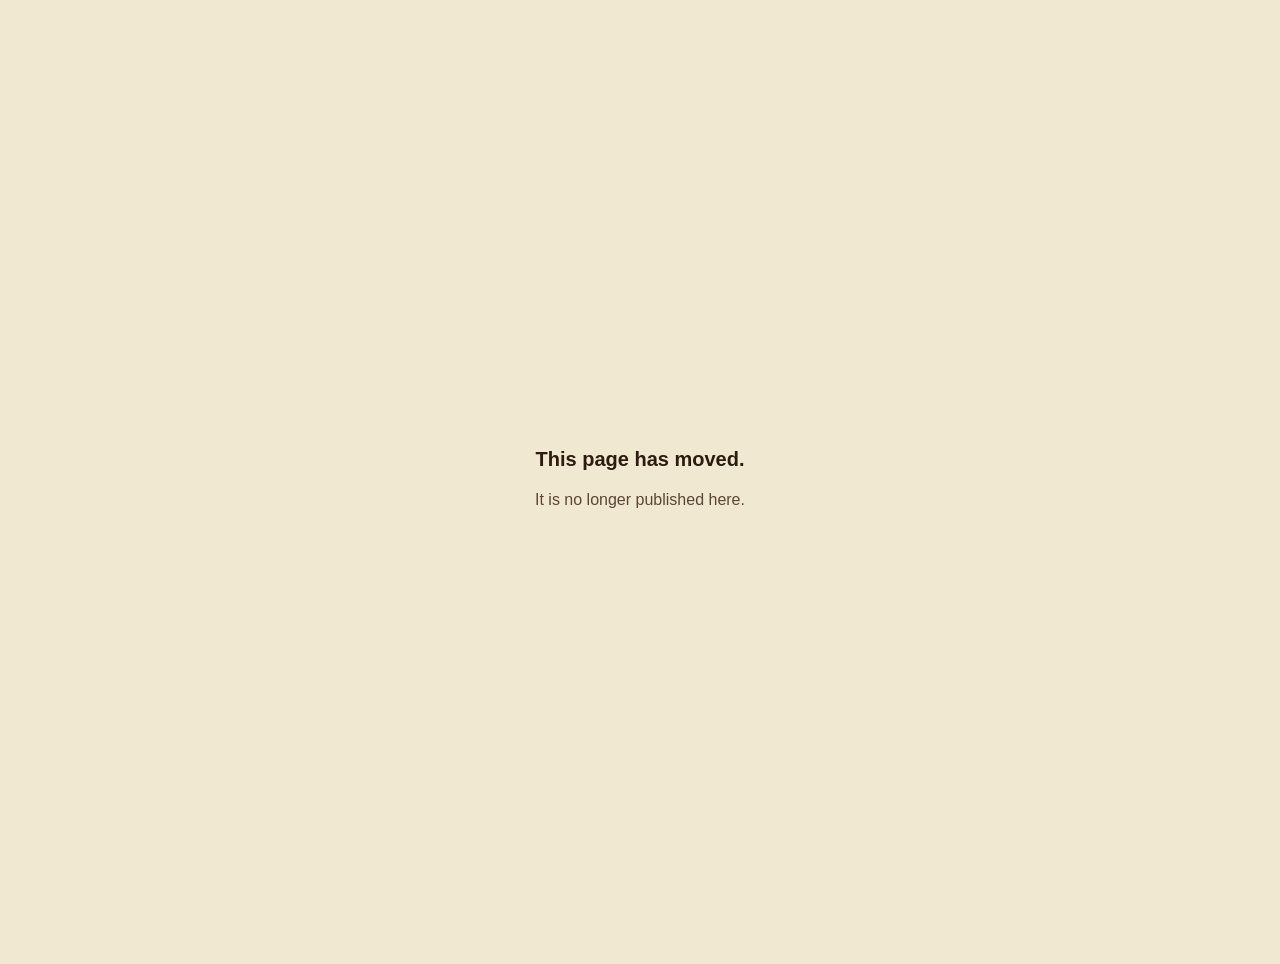
<file: index.html>
<!doctype html>
<html lang="en">
<head>
<meta charset="utf-8">
<meta name="viewport" content="width=device-width, initial-scale=1">
<meta name="robots" content="noindex, nofollow, noarchive, nosnippet, noimageindex">
<title>Moved</title>
<style>
  body { font-family: -apple-system, BlinkMacSystemFont, "Segoe UI", sans-serif;
         background: #f1e8d2; color: #2c1c0e; display: grid; place-items: center;
         min-height: 100vh; margin: 0; padding: 2rem; }
  main { max-width: 32rem; text-align: center; }
  h1 { font-size: 1.25rem; font-weight: 600; }
  p { color: #5a4634; line-height: 1.6; }
</style>
</head>
<body><main><h1>This page has moved.</h1><p>It is no longer published here.</p></main></body>
</html>
</file>
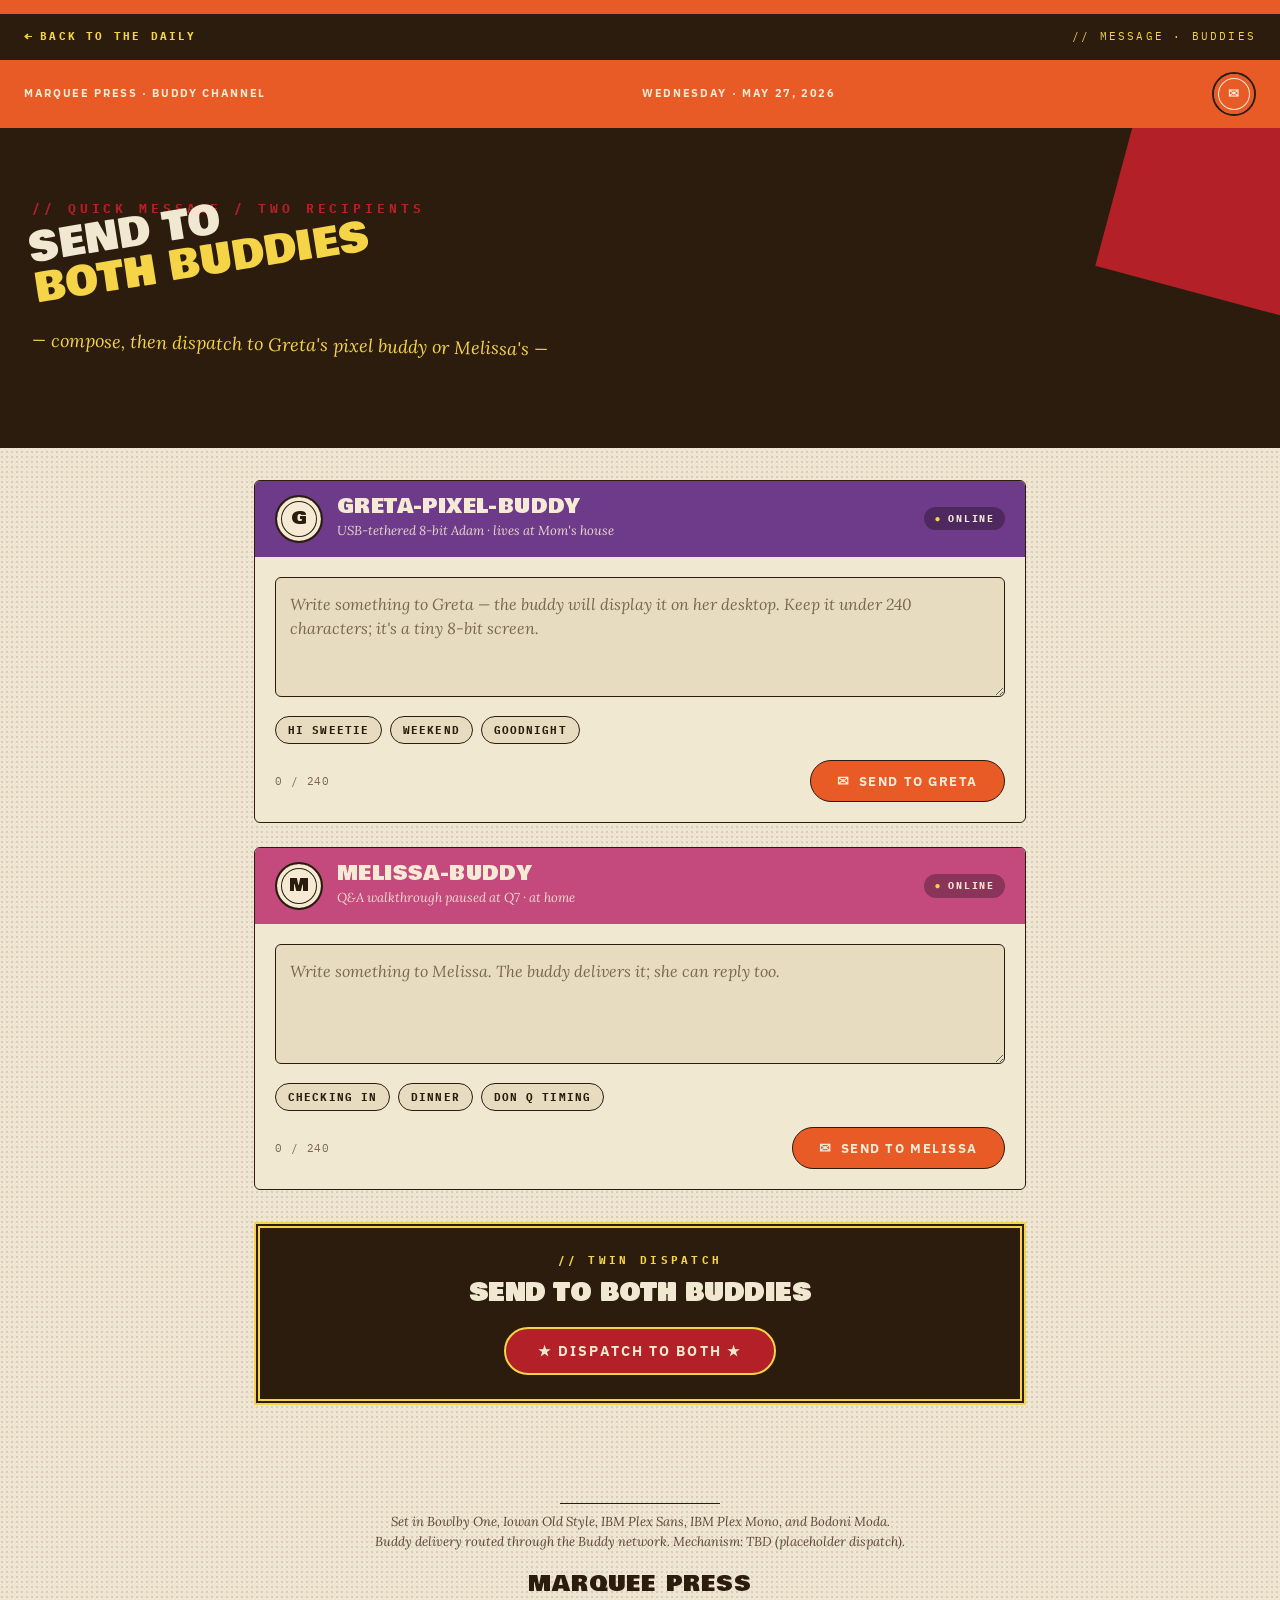
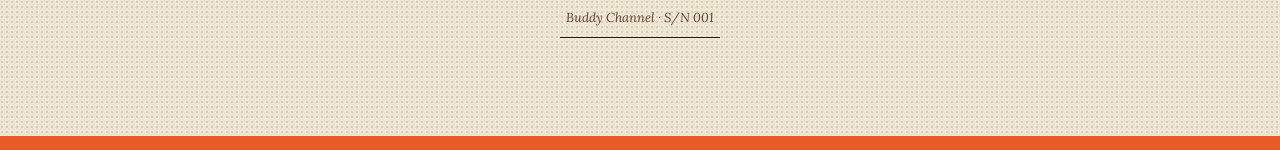
<file: Message-Buddies.html>
<!DOCTYPE html>
<html lang="en">
<head>
<meta charset="UTF-8">
<meta name="viewport" content="width=device-width, initial-scale=1">
<title>Message the Buddies — Marquee Press</title>
<link rel="preconnect" href="https://fonts.googleapis.com">
<link rel="preconnect" href="https://fonts.gstatic.com" crossorigin>
<link href="https://fonts.googleapis.com/css2?family=Oswald:wght@300;400;500;700&family=Bodoni+Moda:ital,wght@0,400;0,500;0,700;0,900;1,400;1,700;1,900&family=Lora:ital,wght@0,400;0,500;0,700;1,400&family=IBM+Plex+Mono:wght@300;400;500;700&family=IBM+Plex+Sans:wght@400;500;700&family=Bowlby+One&display=swap" rel="stylesheet">
<style>
:root {
  --paper: #f1e8d2;
  --paper-dark: #e8dcc0;
  --paper-deep: #ddcfa8;
  --ink: #2c1c0e;
  --ink-soft: #5a4634;
  --ink-faint: #7a6750;
  --marquee-red: #b32027;
  --marquee-red-dark: #851a1f;
  --marquee-gold: #f5d447;
  --cool-accent: #0d5c5e;
  --penguin-orange: #e85a26;
  --forest: #1b6e2a;
  --greta-purple: #6e3b8a;
  --melissa-pink: #c44a7e;
  --font-body: 'Iowan Old Style', 'Lora', Georgia, serif;
  --font-mono: 'IBM Plex Mono', 'Courier New', monospace;
  --font-display-serif: 'Bodoni Moda', Georgia, serif;
  --font-heavy: 'Bowlby One', sans-serif;
  --font-sans: 'IBM Plex Sans', sans-serif;
}

* { box-sizing: border-box; }
html, body { margin: 0; padding: 0; }
body {
  background: var(--paper);
  color: var(--ink);
  font-family: var(--font-body);
  font-size: 17px;
  line-height: 1.55;
  -webkit-font-smoothing: antialiased;
  background-image:
    radial-gradient(circle at 1px 1px,rgba(255,20,147,0.04) 1px,transparent 1.5px),
    radial-gradient(circle at 3px 3px,rgba(0,206,209,0.04) 1px,transparent 1.5px),
    radial-gradient(circle at 2px 2px,rgba(0,0,0,0.10) 1px,transparent 1.5px);
  background-size: 4px 4px, 4px 4px, 5px 5px;
  border-top: 14px solid var(--penguin-orange);
  border-bottom: 14px solid var(--penguin-orange);
  padding-bottom: 60px;
}

a { color: var(--cool-accent); font-style: italic; font-weight: 700; text-decoration: none; }
a:hover { color: var(--marquee-red); }
strong { color: var(--ink); font-weight: 700; }
em { font-style: italic; color: var(--ink); }

/* TOP BACK BAR */
.topbar {
  background: var(--ink);
  color: var(--paper);
  padding: 12px 24px;
  display: flex;
  justify-content: space-between;
  align-items: center;
  font-family: var(--font-mono);
  font-size: 11px;
  letter-spacing: 0.2em;
  text-transform: uppercase;
}
.topbar a.back {
  color: var(--marquee-gold);
  font-family: var(--font-mono);
  font-style: normal;
  font-weight: 700;
  text-decoration: none;
  display: inline-flex;
  align-items: center;
  gap: 6px;
}
.topbar a.back::before { content: "←"; font-size: 14px; }
.topbar .right { color: var(--marquee-gold); }

/* SPEC STRIP */
.spec-strip-top {
  background: var(--penguin-orange);
  color: #f5ead4;
  padding: 12px 24px;
  display: flex;
  justify-content: space-between;
  align-items: center;
  font-family: var(--font-sans);
  font-weight: 700;
  font-size: 11px;
  letter-spacing: 0.15em;
  text-transform: uppercase;
}
.spec-strip-top .roundel {
  background: var(--penguin-orange);
  color: #f5ead4;
  width: 44px;
  height: 44px;
  border-radius: 50%;
  display: flex;
  align-items: center;
  justify-content: center;
  font-family: var(--font-sans);
  font-weight: 700;
  font-size: 13px;
  border: 2px solid var(--ink);
  box-shadow: inset 0 0 0 4px var(--penguin-orange), inset 0 0 0 5px #f5ead4;
}

/* HERO */
.hero {
  background: var(--ink);
  color: var(--paper);
  padding: 48px 32px 60px;
  min-height: 320px;
  position: relative;
  overflow: hidden;
  display: flex;
  flex-direction: column;
  justify-content: center;
}
.hero::before {
  content: "";
  position: absolute;
  top: -50px;
  right: -60px;
  width: 220px;
  height: 220px;
  background: var(--marquee-red);
  transform: rotate(15deg);
}
.hero .kicker {
  position: relative;
  z-index: 2;
  font-family: var(--font-mono);
  font-size: 13px;
  color: var(--marquee-red);
  letter-spacing: 0.3em;
  text-transform: uppercase;
  font-weight: 700;
}
.hero .title {
  position: relative;
  z-index: 2;
  font-family: var(--font-heavy);
  font-size: 40px;
  line-height: 1;
  margin-top: 10px;
  margin-bottom: 6px;
  text-transform: uppercase;
  transform: rotate(-9deg);
  transform-origin: left center;
  letter-spacing: 0.005em;
  word-break: keep-all;
}
.hero .title .line2 { color: var(--marquee-gold); }
.hero .subtitle {
  position: relative;
  z-index: 2;
  font-family: var(--font-body);
  font-style: italic;
  font-size: 18px;
  color: var(--marquee-gold);
  margin-top: 22px;
  transform: rotate(1deg);
}

/* MAIN */
main {
  max-width: 820px;
  margin: 32px auto 0;
  padding: 0 24px;
}

/* TWO BUDDY COMPOSE CARDS — bordered card layout R6 Q10 */
.buddies {
  display: grid;
  grid-template-columns: 1fr;
  gap: 24px;
  margin-top: 20px;
}

.buddy-card {
  border: 1px solid var(--ink);
  border-radius: 6px;
  background: var(--paper);
  overflow: hidden;
}
.buddy-card .buddy-header {
  padding: 14px 20px;
  color: #f5ead4;
  display: flex;
  align-items: center;
  gap: 14px;
  font-family: var(--font-sans);
}
.buddy-card.greta .buddy-header { background: var(--greta-purple); }
.buddy-card.melissa .buddy-header { background: var(--melissa-pink); }

.buddy-card .avatar {
  width: 48px;
  height: 48px;
  border-radius: 50%;
  background: #f5ead4;
  color: var(--ink);
  display: flex;
  align-items: center;
  justify-content: center;
  font-family: var(--font-heavy);
  font-size: 18px;
  border: 2px solid var(--ink);
  box-shadow: inset 0 0 0 4px #f5ead4, inset 0 0 0 5px var(--ink);
}
.buddy-card .header-text { flex: 1; }
.buddy-card .header-text .name {
  font-family: var(--font-heavy);
  font-size: 20px;
  text-transform: uppercase;
  letter-spacing: 0.02em;
  line-height: 1;
}
.buddy-card .header-text .sub {
  font-family: var(--font-body);
  font-style: italic;
  font-size: 13px;
  margin-top: 4px;
  opacity: 0.9;
}
.buddy-card .header-status {
  font-family: var(--font-mono);
  font-size: 10px;
  letter-spacing: 0.18em;
  text-transform: uppercase;
  background: rgba(0,0,0,0.3);
  padding: 4px 10px;
  border-radius: 30px;
  font-weight: 700;
}
.buddy-card .header-status::before {
  content: "●";
  color: var(--marquee-gold);
  margin-right: 6px;
}

.buddy-card .body {
  padding: 20px;
}

.buddy-card textarea {
  width: 100%;
  min-height: 120px;
  padding: 14px;
  font-family: var(--font-body);
  font-size: 16px;
  line-height: 1.5;
  color: var(--ink);
  background: var(--paper-dark);
  border: 1px solid var(--ink);
  border-radius: 6px;
  resize: vertical;
  outline: none;
}
.buddy-card textarea:focus {
  border-color: var(--marquee-red);
  box-shadow: 2px 2px 0 var(--cool-accent);
}
.buddy-card textarea::placeholder {
  color: var(--ink-faint);
  font-style: italic;
}

.buddy-card .toolbar {
  display: flex;
  gap: 8px;
  flex-wrap: wrap;
  margin-top: 12px;
  align-items: center;
}
.buddy-card .quick-btn {
  font-family: var(--font-mono);
  font-size: 11px;
  letter-spacing: 0.1em;
  text-transform: uppercase;
  padding: 6px 12px;
  background: var(--paper-dark);
  color: var(--ink);
  border: 1px solid var(--ink);
  border-radius: 30px;
  cursor: pointer;
  font-weight: 700;
}
.buddy-card .quick-btn:hover {
  background: var(--ink);
  color: var(--paper);
}

.buddy-card .send-row {
  display: flex;
  justify-content: space-between;
  align-items: center;
  margin-top: 16px;
  gap: 12px;
  flex-wrap: wrap;
}
.buddy-card .char-count {
  font-family: var(--font-mono);
  font-size: 11px;
  color: var(--ink-faint);
  letter-spacing: 0.08em;
}
.buddy-card .send-btn {
  background: var(--penguin-orange);
  color: #f5ead4;
  border: 1px solid var(--ink);
  border-radius: 30px;
  padding: 11px 26px;
  font-family: var(--font-sans);
  font-weight: 700;
  font-size: 13px;
  letter-spacing: 0.12em;
  text-transform: uppercase;
  cursor: pointer;
  transition: box-shadow 0.15s, transform 0.1s;
  display: inline-flex;
  align-items: center;
  gap: 8px;
}
.buddy-card .send-btn:hover {
  box-shadow: 3px 3px 0 var(--cool-accent);
}
.buddy-card .send-btn.sent {
  background: var(--forest);
}
.buddy-card .send-btn::before { content: "✉"; font-size: 14px; }
.buddy-card .send-btn.sent::before { content: "★"; }

/* SEND BOTH FOOTER ACTION */
.send-both {
  background: var(--ink);
  color: var(--paper);
  padding: 24px;
  margin: 32px 0 0;
  text-align: center;
  border: 6px double var(--marquee-gold);
}
.send-both .label {
  font-family: var(--font-mono);
  font-size: 11px;
  letter-spacing: 0.3em;
  color: var(--marquee-gold);
  text-transform: uppercase;
  font-weight: 700;
  margin-bottom: 6px;
}
.send-both h3 {
  font-family: var(--font-heavy);
  font-size: 24px;
  margin: 0 0 14px;
  text-transform: uppercase;
  letter-spacing: 0.02em;
}
.send-both .send-both-btn {
  background: var(--marquee-red);
  color: var(--paper);
  border: 2px solid var(--marquee-gold);
  border-radius: 30px;
  padding: 13px 32px;
  font-family: var(--font-sans);
  font-weight: 700;
  font-size: 14px;
  letter-spacing: 0.15em;
  text-transform: uppercase;
  cursor: pointer;
}
.send-both .send-both-btn:hover {
  box-shadow: 4px 4px 0 var(--marquee-gold);
}

/* COLOPHON */
.colophon {
  margin: 60px 0 0;
  padding: 30px 24px;
  text-align: center;
  font-family: var(--font-body);
  font-style: italic;
  font-size: 13px;
  color: var(--ink-soft);
  line-height: 1.6;
}
.colophon .logotype {
  font-family: var(--font-heavy);
  font-style: normal;
  font-size: 22px;
  color: var(--ink);
  letter-spacing: 0.05em;
  text-transform: uppercase;
  display: block;
  margin: 14px 0 6px;
}
.colophon hr {
  border: 0;
  border-top: 1px solid var(--ink);
  width: 160px;
  margin: 8px auto;
}

@media (max-width: 720px) {
  .hero { padding: 36px 20px 48px; min-height: 280px; }
  .hero .title { font-size: 28px; line-height: 1.05; }
  .hero .subtitle { font-size: 16px; margin-top: 18px; }
  .hero::before { width: 140px; height: 140px; top: -30px; right: -30px; }
  main { padding: 0 16px; }
  .spec-strip-top { flex-direction: column; align-items: stretch; gap: 8px; padding: 10px 16px; text-align: center; }
}
@media (max-width: 480px) {
  .hero { padding: 32px 16px 44px; min-height: 260px; }
  .hero .title { font-size: 24px; line-height: 1.1; transform: rotate(-6deg); }
  .hero .kicker { font-size: 11px; letter-spacing: 0.22em; }
  .hero .subtitle { font-size: 14px; transform: rotate(0); margin-top: 14px; }
  .hero::before { width: 110px; height: 110px; }
  .topbar { flex-direction: column; gap: 6px; text-align: center; padding: 10px 16px; font-size: 10px; }
}
</style>
</head>
<body>

<div class="topbar">
  <a class="back" href="index.html">Back to the Daily</a>
  <span class="right">// Message · Buddies</span>
</div>

<div class="spec-strip-top">
  <span>Marquee Press · Buddy Channel</span>
  <span>Wednesday · May 27, 2026</span>
  <div class="roundel">✉</div>
</div>

<div class="hero">
  <div class="kicker">// QUICK MESSAGE / TWO RECIPIENTS</div>
  <div class="title">Send to<br><span class="line2">Both Buddies</span></div>
  <div class="subtitle">— compose, then dispatch to Greta's pixel buddy or Melissa's —</div>
</div>

<main>

<div class="buddies">

  <!-- GRETA -->
  <div class="buddy-card greta">
    <div class="buddy-header">
      <div class="avatar">G</div>
      <div class="header-text">
        <div class="name">Greta-Pixel-Buddy</div>
        <div class="sub">USB-tethered 8-bit Adam · lives at Mom's house</div>
      </div>
      <div class="header-status">Online</div>
    </div>
    <div class="body">
      <textarea id="greta-msg" placeholder="Write something to Greta — the buddy will display it on her desktop. Keep it under 240 characters; it's a tiny 8-bit screen."></textarea>
      <div class="toolbar">
        <button class="quick-btn" data-quick="greta" data-text="Hi sweetie, hope school's good. Love you. — Dad">Hi sweetie</button>
        <button class="quick-btn" data-quick="greta" data-text="Have a good weekend at Mom's. See you Monday. ★">Weekend</button>
        <button class="quick-btn" data-quick="greta" data-text="Goodnight little one ★★★">Goodnight</button>
      </div>
      <div class="send-row">
        <span class="char-count" id="greta-count">0 / 240</span>
        <button class="send-btn" id="greta-send">Send to Greta</button>
      </div>
    </div>
  </div>

  <!-- MELISSA -->
  <div class="buddy-card melissa">
    <div class="buddy-header">
      <div class="avatar">M</div>
      <div class="header-text">
        <div class="name">Melissa-Buddy</div>
        <div class="sub">Q&amp;A walkthrough paused at Q7 · at home</div>
      </div>
      <div class="header-status">Online</div>
    </div>
    <div class="body">
      <textarea id="melissa-msg" placeholder="Write something to Melissa. The buddy delivers it; she can reply too."></textarea>
      <div class="toolbar">
        <button class="quick-btn" data-quick="melissa" data-text="Hey love — just checking in. ❤️">Checking in</button>
        <button class="quick-btn" data-quick="melissa" data-text="Picking up dinner on the way home. Cracker Barrel cheese sticks?">Dinner</button>
        <button class="quick-btn" data-quick="melissa" data-text="What time tomorrow for Don Q?">Don Q timing</button>
      </div>
      <div class="send-row">
        <span class="char-count" id="melissa-count">0 / 240</span>
        <button class="send-btn" id="melissa-send">Send to Melissa</button>
      </div>
    </div>
  </div>

</div>

<div class="send-both">
  <div class="label">// Twin Dispatch</div>
  <h3>Send to Both Buddies</h3>
  <button class="send-both-btn" id="send-both">★ Dispatch to Both ★</button>
</div>

</main>

<footer class="colophon">
  <hr>
  Set in Bowlby One, Iowan Old Style, IBM Plex Sans, IBM Plex Mono, and Bodoni Moda.<br>
  Buddy delivery routed through the Buddy network. Mechanism: TBD (placeholder dispatch).
  <span class="logotype">MARQUEE PRESS</span>
  Buddy Channel · S/N 001
  <hr>
</footer>

<script>
// Quick-fill buttons
document.querySelectorAll('.quick-btn').forEach(btn => {
  btn.addEventListener('click', () => {
    const target = btn.dataset.quick;
    const text = btn.dataset.text;
    const textarea = document.getElementById(target + '-msg');
    textarea.value = text;
    textarea.focus();
    updateCount(target);
  });
});

// Char count
function updateCount(target) {
  const ta = document.getElementById(target + '-msg');
  const counter = document.getElementById(target + '-count');
  const len = ta.value.length;
  counter.textContent = `${len} / 240`;
  counter.style.color = len > 240 ? '#b32027' : '';
}
['greta', 'melissa'].forEach(target => {
  document.getElementById(target + '-msg').addEventListener('input', () => updateCount(target));
});

// Send buttons — placeholder dispatch (copy to clipboard for now)
function sendMsg(target) {
  const ta = document.getElementById(target + '-msg');
  const btn = document.getElementById(target + '-send');
  if (!ta.value.trim()) { ta.focus(); return; }

  // Placeholder: copy to clipboard so Adam can paste into the actual channel
  navigator.clipboard.writeText(`[To ${target}]\n${ta.value}`).catch(() => {});

  const original = btn.textContent;
  btn.classList.add('sent');
  btn.textContent = 'Queued ★';
  setTimeout(() => {
    btn.classList.remove('sent');
    btn.textContent = original;
  }, 2000);
}
document.getElementById('greta-send').addEventListener('click', () => sendMsg('greta'));
document.getElementById('melissa-send').addEventListener('click', () => sendMsg('melissa'));

// Send both
document.getElementById('send-both').addEventListener('click', () => {
  sendMsg('greta');
  sendMsg('melissa');
  const btn = document.getElementById('send-both');
  const original = btn.textContent;
  btn.textContent = '★ Dispatched to Both ★';
  setTimeout(() => btn.textContent = original, 2200);
});
</script>

</body>
</html>
</file>
